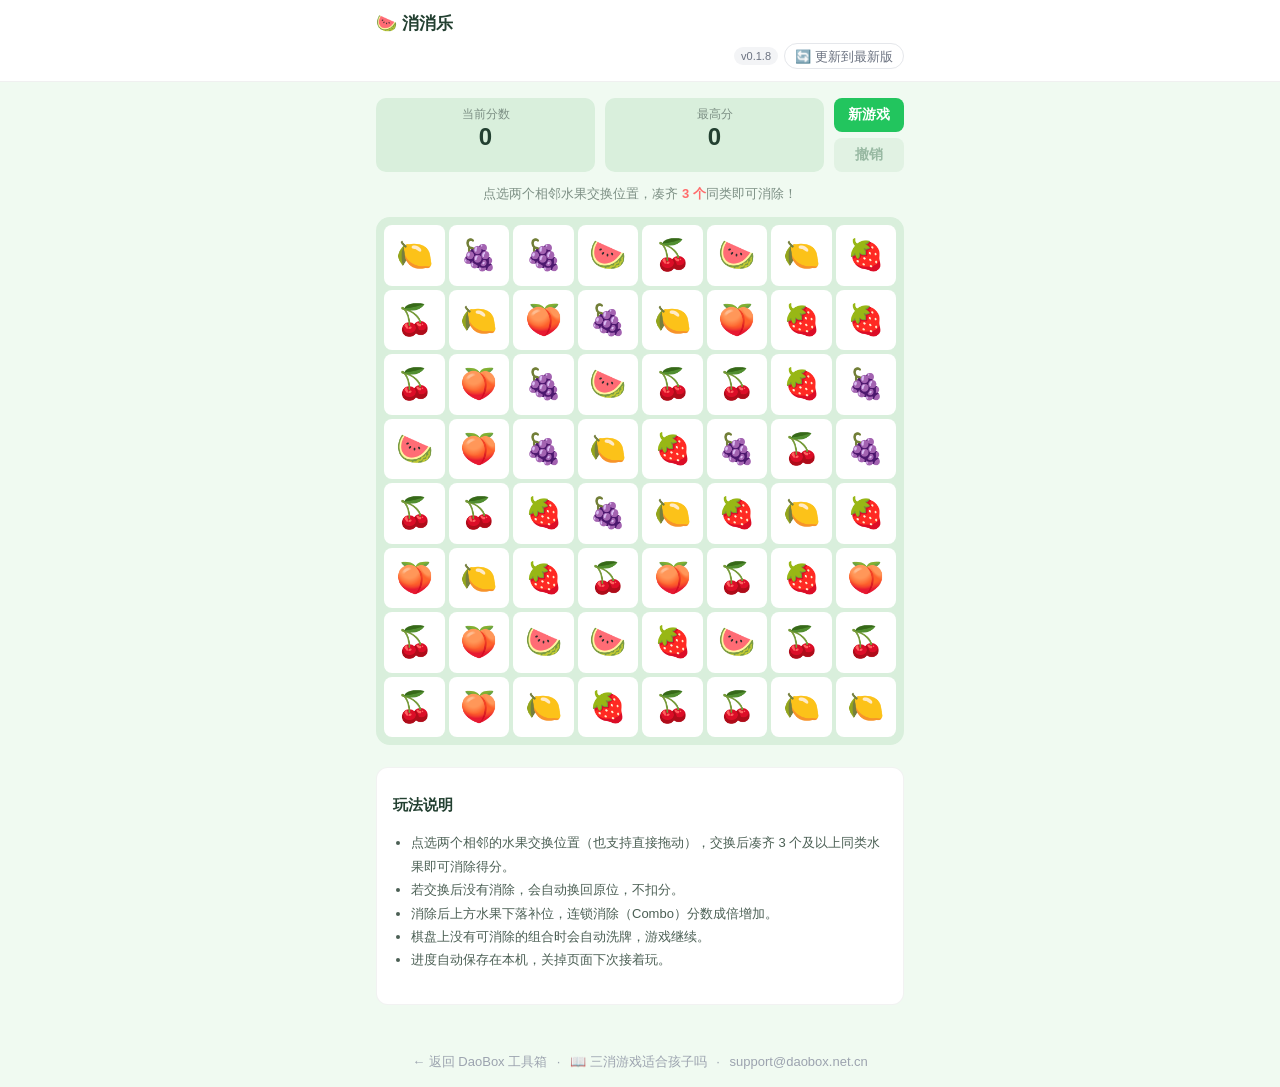
<file: public/index.html>
<!DOCTYPE html>
<html lang="zh-CN">
<head>
  <script>
    // 双域名适配：国内站 daobox.net.cn / 海外站 daobox.app，门户与登录按当前域名自动选择
    window.DB_HOME = location.hostname.indexOf('daobox.net.cn') !== -1
      ? 'https://daobox.net.cn' : 'https://daobox.app';
  </script>
  <meta charset="UTF-8">
  <meta name="viewport" content="width=device-width, initial-scale=1.0, viewport-fit=cover">
  <title>消消乐游戏在线玩 - 儿童益智水果三消 | 道盒 DaoBox 儿童学习工具箱</title>
  <link rel="canonical" href="https://xiaoxiaole.daobox.net.cn/">
  <meta name="description" content="水果三消消消乐游戏在线玩，画面可爱关卡丰富。适合孩子的休闲益智小游戏，无需下载，手机平板都能玩。免费体验，注册后每日时长翻倍，会员全家不限时。家长可控时长，孩子玩得安心。">
  <meta name="keywords" content="消消乐,三消游戏,水果消消乐,儿童益智游戏,休闲游戏,防沉迷游戏,儿童防沉迷,家长可控时长">
<link rel="manifest" href="manifest.json">
  <link rel="icon" href="icons/favicon.svg" type="image/svg+xml">
  <link rel="apple-touch-icon" href="icons/apple-touch-icon.png">
  <meta name="theme-color" content="#22c55e">
  <link rel="stylesheet" href="style.css?v=3">
</head>
<body>
  <header class="topbar">
    <div class="topbar-inner">
      <div class="brand">🍉 消消乐</div>
      <div class="topbar-tools"><span class="version-badge" id="app-version">v0.1.0</span><button class="refresh-btn" id="refresh-btn" type="button" aria-label="更新到最新版">🔄<span class="rb-full">更新到最新版</span><span class="rb-short">更新</span></button></div>
      <div class="topbar-slot" id="db-account-slot"></div>
    </div>
  </header>

  <main class="page">
    <section class="hud">
      <div class="score-box">
        <div class="score-label">当前分数</div>
        <div class="score-value" id="score">0</div>
      </div>
      <div class="score-box">
        <div class="score-label">最高分</div>
        <div class="score-value" id="best">0</div>
      </div>
      <div class="btn-col">
        <button id="btn-new" class="btn primary" type="button">新游戏</button>
        <button id="btn-undo" class="btn" type="button" disabled>撤销</button>
      </div>
    </section>

    <p class="hint">点选两个相邻水果交换位置，凑齐 <b>3 个</b>同类即可消除！</p>

    <div id="board" class="board" aria-label="消消乐棋盘">
      <div class="cells" id="cells"></div>
    </div>
    <div id="float-layer" class="float-layer"></div>

    <section class="tips">
      <h2>玩法说明</h2>
      <ul>
        <li>点选两个相邻的水果交换位置（也支持直接拖动），交换后凑齐 3 个及以上同类水果即可消除得分。</li>
        <li>若交换后没有消除，会自动换回原位，不扣分。</li>
        <li>消除后上方水果下落补位，连锁消除（Combo）分数成倍增加。</li>
        <li>棋盘上没有可消除的组合时会自动洗牌，游戏继续。</li>
        <li>进度自动保存在本机，关掉页面下次接着玩。</li>
      </ul>
    </section>
  </main>

  <div id="time-lock" class="modal-mask hidden">
    <div class="modal-card">
      <div class="win-emoji">⏰</div>
      <h3>今日免费时长已用完</h3>
      <p>注册登录每天可获得更多时长。</p>
      <div class="modal-btns">
        <a id="lock-login" class="primary-btn" href="javascript:void(0)">注册 / 登录</a>
        <button id="lock-close" class="secondary-btn" type="button">知道了</button>
      </div>
    </div>
  </div>

  <footer class="footer">
    <a id="home-link" href="javascript:void(0)">← 返回 DaoBox 工具箱</a>
    <span class="dot">·</span>
    <a href="/guides/is-match3-good-for-kids.html">📖 三消游戏适合孩子吗</a>
    <span class="dot">·</span>
    <span id="contact-email"></span>
  </footer>

  <script>
    // 联系邮箱运行时拼接（防 Cloudflare obfuscate）
    (function () {
      var u = 'support', d = 'daobox.net.cn';
      document.getElementById('contact-email').innerHTML =
        '<a href="mailto:' + u + '@' + d + '">' + u + '@' + d + '</a>';
    })();
  </script>
  <script src="app.js?v=0.1.8"></script>
  <script>document.write('<script src="' + window.DB_HOME + '/portal.js?v=20261127" data-app="xiaoxiaole"><\/script>');</script>
  <script>document.write('<script src="' + window.DB_HOME + '/cloud-sync.js?v=1.0.0"><\/script>');</script>
  <script>
    (function () {
      var login = document.getElementById('lock-login');
      if (login) login.href = window.DB_HOME + '/login?src=xiaoxiaole';
      var home = document.getElementById('home-link');
      if (home) home.href = window.DB_HOME + '?src=xiaoxiaole';
    })();
  </script>
  <script>
    if ('serviceWorker' in navigator) {
      window.addEventListener('load', function () {
        navigator.serviceWorker.register('./service-worker.js').catch(function () {});
      });
    }
  
      // 切回前台时触发 SW 更新检查（覆盖长期不关闭的页面，方案A）
      document.addEventListener('visibilitychange', function () {
        if (document.visibilityState !== 'visible' || !('serviceWorker' in navigator)) return;
        navigator.serviceWorker.getRegistration().then(function (r) {
          if (r) r.update().catch(function () {});
        }).catch(function () {});
      });
  </script>
</body>
</html>
</file>
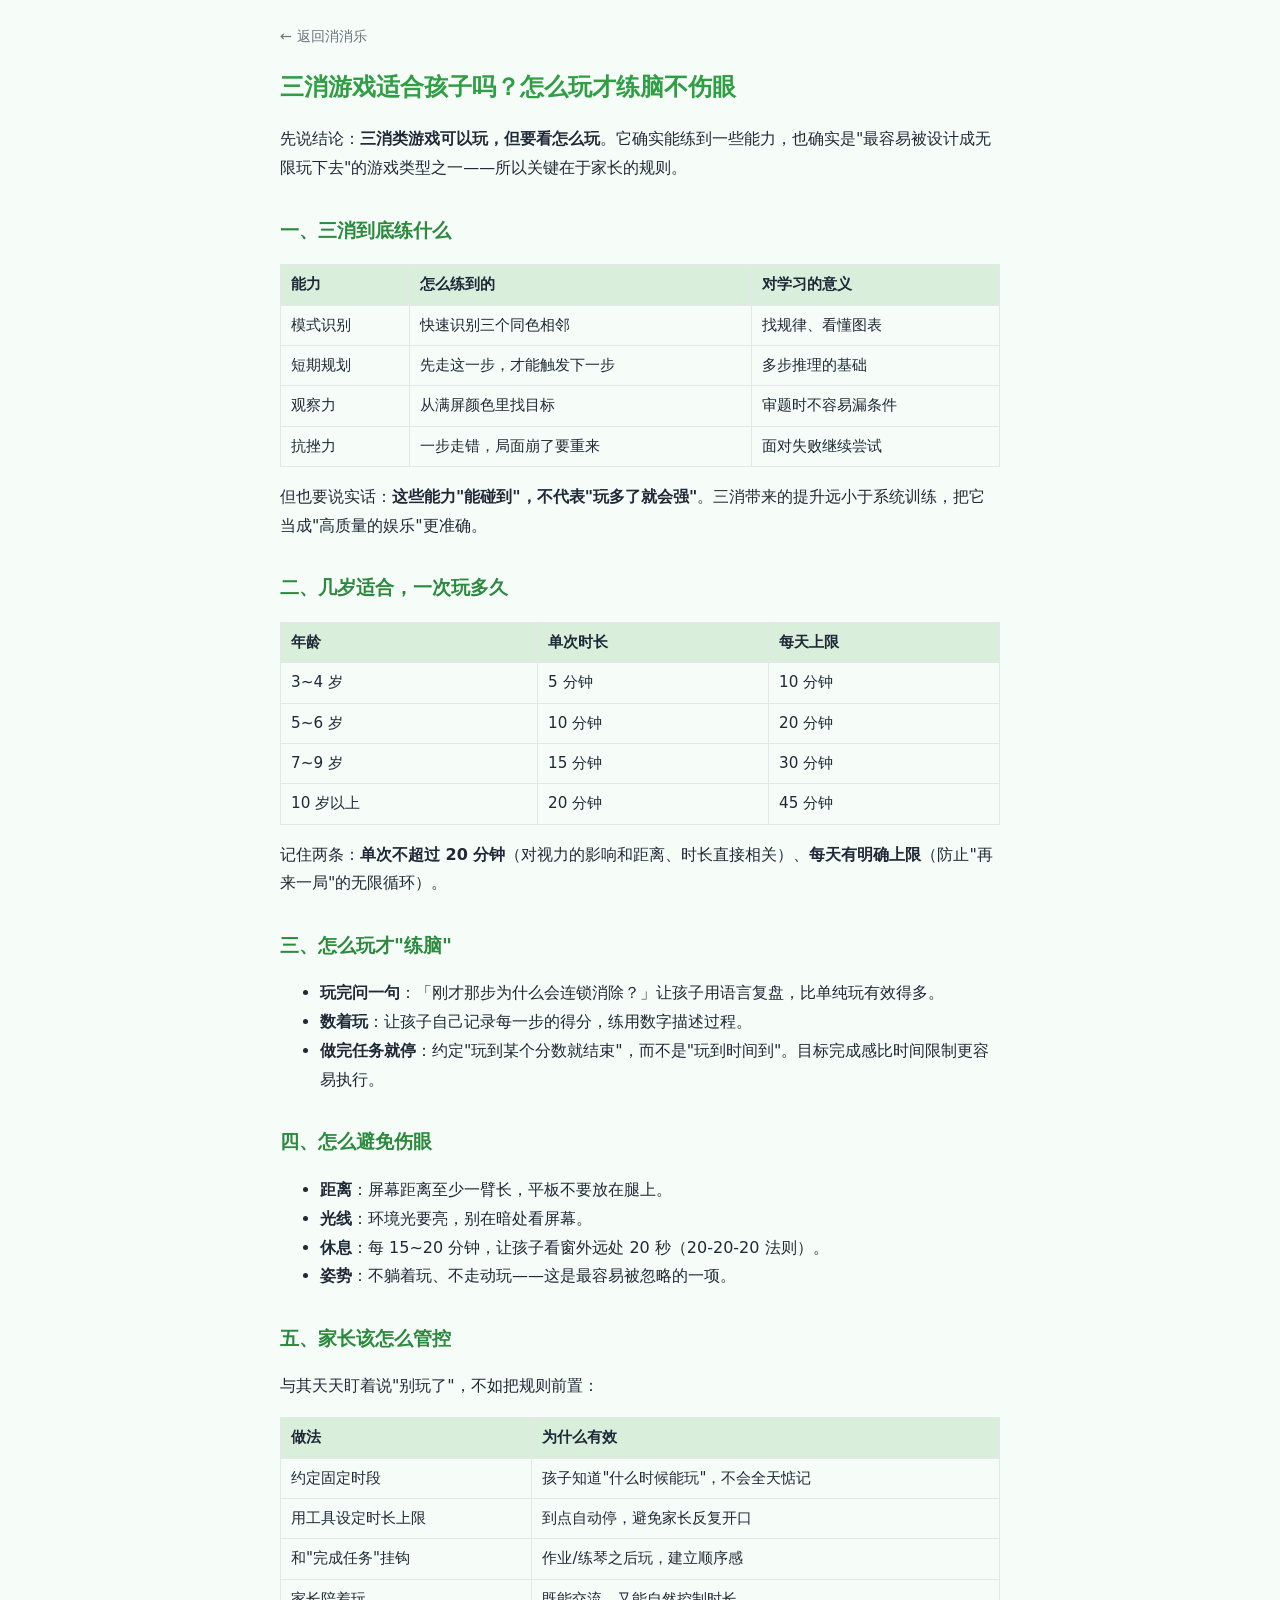
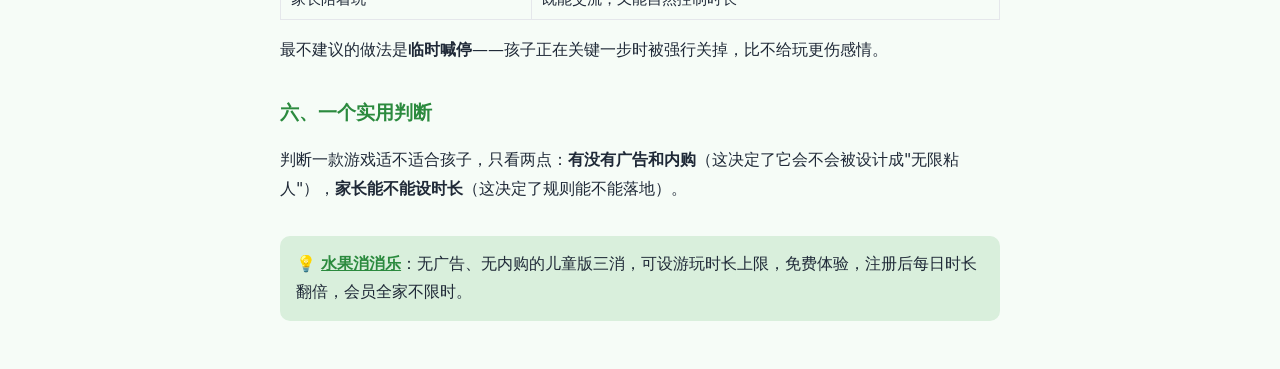
<file: public/guides/is-match3-good-for-kids.html>
<!doctype html>
<html lang="zh-CN">
<head>
<meta charset="utf-8">
<meta name="viewport" content="width=device-width, initial-scale=1">
<title>三消游戏适合孩子吗？怎么玩才练脑不伤眼 | 消消乐 - 道盒 DaoBox</title>
<meta name="description" content="三消（消消乐）类游戏孩子能不能玩？本文讲清它到底练什么能力、几岁适合、每天玩多久、如何避免伤眼，以及家长该怎么管控时长。">
<meta name="keywords" content="儿童益智游戏,消消乐,三消游戏,孩子玩游戏,专注力训练游戏,儿童游戏时长,防沉迷">
<meta property="og:title" content="三消游戏适合孩子吗？怎么玩才练脑不伤眼">
<meta property="og:description" content="练的是模式识别与规划，但时长和用眼是两道必须守的线。">
<link rel="canonical" href="https://xiaoxiaole.daobox.net.cn/guides/is-match3-good-for-kids.html">
<style>
body{font-family:system-ui,-apple-system,"PingFang SC","Microsoft YaHei",sans-serif;line-height:1.8;color:#1f2937;max-width:720px;margin:0 auto;padding:24px 16px 48px;background:#f6fcf7;}
h1{font-size:1.5em;color:#2f9e44;} h2{font-size:1.2em;color:#2b8a3e;margin-top:1.6em;}
table{border-collapse:collapse;width:100%;margin:1em 0;} th,td{border:1px solid #e5e7eb;padding:6px 10px;text-align:left;font-size:.95em;}
th{background:#d9efdc;}
.cta{background:#d9efdc;border-radius:10px;padding:14px 16px;margin-top:2em;}
.cta a{color:#2b8a3e;font-weight:600;}
.back{font-size:.9em;} .back a{color:#6b7280;text-decoration:none;}
</style>
</head>
<body>
<nav class="back"><a href="/">← 返回消消乐</a></nav>
<h1>三消游戏适合孩子吗？怎么玩才练脑不伤眼</h1>
<p>先说结论：<strong>三消类游戏可以玩，但要看怎么玩</strong>。它确实能练到一些能力，也确实是"最容易被设计成无限玩下去"的游戏类型之一——所以关键在于家长的规则。</p>
<h2>一、三消到底练什么</h2>
<table>
<tr><th>能力</th><th>怎么练到的</th><th>对学习的意义</th></tr>
<tr><td>模式识别</td><td>快速识别三个同色相邻</td><td>找规律、看懂图表</td></tr>
<tr><td>短期规划</td><td>先走这一步，才能触发下一步</td><td>多步推理的基础</td></tr>
<tr><td>观察力</td><td>从满屏颜色里找目标</td><td>审题时不容易漏条件</td></tr>
<tr><td>抗挫力</td><td>一步走错，局面崩了要重来</td><td>面对失败继续尝试</td></tr>
</table>
<p>但也要说实话：<strong>这些能力"能碰到"，不代表"玩多了就会强"</strong>。三消带来的提升远小于系统训练，把它当成"高质量的娱乐"更准确。</p>
<h2>二、几岁适合，一次玩多久</h2>
<table>
<tr><th>年龄</th><th>单次时长</th><th>每天上限</th></tr>
<tr><td>3~4 岁</td><td>5 分钟</td><td>10 分钟</td></tr>
<tr><td>5~6 岁</td><td>10 分钟</td><td>20 分钟</td></tr>
<tr><td>7~9 岁</td><td>15 分钟</td><td>30 分钟</td></tr>
<tr><td>10 岁以上</td><td>20 分钟</td><td>45 分钟</td></tr>
</table>
<p>记住两条：<strong>单次不超过 20 分钟</strong>（对视力的影响和距离、时长直接相关）、<strong>每天有明确上限</strong>（防止"再来一局"的无限循环）。</p>
<h2>三、怎么玩才"练脑"</h2>
<ul>
<li><strong>玩完问一句</strong>：「刚才那步为什么会连锁消除？」让孩子用语言复盘，比单纯玩有效得多。</li>
<li><strong>数着玩</strong>：让孩子自己记录每一步的得分，练用数字描述过程。</li>
<li><strong>做完任务就停</strong>：约定"玩到某个分数就结束"，而不是"玩到时间到"。目标完成感比时间限制更容易执行。</li>
</ul>
<h2>四、怎么避免伤眼</h2>
<ul>
<li><strong>距离</strong>：屏幕距离至少一臂长，平板不要放在腿上。</li>
<li><strong>光线</strong>：环境光要亮，别在暗处看屏幕。</li>
<li><strong>休息</strong>：每 15~20 分钟，让孩子看窗外远处 20 秒（20-20-20 法则）。</li>
<li><strong>姿势</strong>：不躺着玩、不走动玩——这是最容易被忽略的一项。</li>
</ul>
<h2>五、家长该怎么管控</h2>
<p>与其天天盯着说"别玩了"，不如把规则前置：</p>
<table>
<tr><th>做法</th><th>为什么有效</th></tr>
<tr><td>约定固定时段</td><td>孩子知道"什么时候能玩"，不会全天惦记</td></tr>
<tr><td>用工具设定时长上限</td><td>到点自动停，避免家长反复开口</td></tr>
<tr><td>和"完成任务"挂钩</td><td>作业/练琴之后玩，建立顺序感</td></tr>
<tr><td>家长陪着玩</td><td>既能交流，又能自然控制时长</td></tr>
</table>
<p>最不建议的做法是<strong>临时喊停</strong>——孩子正在关键一步时被强行关掉，比不给玩更伤感情。</p>
<h2>六、一个实用判断</h2>
<p>判断一款游戏适不适合孩子，只看两点：<strong>有没有广告和内购</strong>（这决定了它会不会被设计成"无限粘人"），<strong>家长能不能设时长</strong>（这决定了规则能不能落地）。</p>
<div class="cta">
💡 <strong><a href="/">水果消消乐</a></strong>：无广告、无内购的儿童版三消，可设游玩时长上限，免费体验，注册后每日时长翻倍，会员全家不限时。
</div>
</body>
</html>
</file>
<file: public/style.css>
/* 消消乐 · DaoBox 家族（v0.1.0） */
:root {
  --bg: #f0faf1;
  --board: #d9efdc;
  --cell: #ffffff;
  --text: #234031;
  --muted: #7c8f84;
  --accent: #ff6b6b;
  --green: #22c55e;
}

* { box-sizing: border-box; }
html, body { margin: 0; padding: 0; }
body {
  min-height: 100vh; min-height: 100dvh;
  display: flex; flex-direction: column;
  background: var(--bg); color: var(--text);
  font-family: -apple-system, BlinkMacSystemFont, "PingFang SC", "Helvetica Neue", "Microsoft YaHei", sans-serif;
  -webkit-tap-highlight-color: transparent;
}

/* ---------- 顶栏 ---------- */
.topbar { background: #fff; border-bottom: 1px solid rgba(0,0,0,.06); }
.topbar-inner {
  max-width: 560px; margin: 0 auto;
  display: flex; align-items: center; justify-content: flex-end; flex-wrap: wrap; row-gap: 8px;
  padding: 12px 16px;
}
.topbar-inner .brand { flex: 1 1 100%; white-space: nowrap; }
.brand { font-size: 17px; font-weight: 700; }
.topbar-tools { display: inline-flex; align-items: center; gap: 6px; }
.version-badge { font-size: 11px; color: #6b7280; background: #f3f4f6; border-radius: 999px; padding: 3px 7px; }
.refresh-btn { height: 26px; padding: 0 10px; border: 1px solid #e5e7eb; border-radius: 999px; background: #fff; color: #6b7280; font-size: 13px; line-height: 1; cursor: pointer; display: inline-flex; align-items: center; gap: 4px; white-space: nowrap; }
.refresh-btn:hover { color: var(--green); border-color: #86efac; }

/* ---------- 主体 ---------- */
.page { max-width: 560px; width: 100%; margin: 0 auto; padding: 16px 16px 32px; flex: 1; }

.hud { display: flex; gap: 10px; align-items: stretch; margin-bottom: 12px; }
.score-box { flex: 1; background: var(--board); border-radius: 10px; padding: 8px 12px; text-align: center; }
.score-label { font-size: 12px; color: var(--muted); }
.score-value { font-size: 24px; font-weight: 800; line-height: 1.2; }
.btn-col { display: flex; flex-direction: column; gap: 6px; justify-content: center; }
.btn {
  border: none; border-radius: 8px;
  padding: 8px 14px; font-size: 14px; font-weight: 700;
  background: #cfe9d4; color: #2f6b44; cursor: pointer;
}
.btn.primary { background: var(--green); color: #fff; }
.btn:disabled { opacity: .45; cursor: default; }

.hint { font-size: 13px; margin-bottom: 14px; text-align: center; color: var(--muted); }
.hint b { color: var(--accent); }

/* ---------- 棋盘 ---------- */
.board {
  width: 100%;
  background: var(--board);
  border-radius: 14px;
  padding: 8px;
  touch-action: none;
  user-select: none;
  -webkit-user-select: none;
}
.cells {
  display: grid;
  grid-template-columns: repeat(8, 1fr);
  gap: 4px;
}
.cell {
  aspect-ratio: 1;
  background: var(--cell);
  border-radius: 8px;
  display: flex; align-items: center; justify-content: center;
  font-size: clamp(18px, 5.4vw, 30px);
  line-height: 1;
  cursor: pointer;
  position: relative;
}
.cell.selected { outline: 3px solid var(--accent); outline-offset: -3px; transform: scale(.9); }
.cell.swap-bump { animation: bump .16s ease; }
.cell.shake { animation: shake .3s ease; }
.cell.clearing { animation: pop-out .26s ease forwards; pointer-events: none; }
.cell.drop-in { animation: drop-in .22s ease backwards; }

@keyframes bump {
  0% { transform: scale(1); }
  50% { transform: scale(.82); }
  100% { transform: scale(1); }
}
@keyframes shake {
  0%, 100% { transform: translateX(0); }
  25% { transform: translateX(-3px); }
  75% { transform: translateX(3px); }
}
@keyframes pop-out {
  0% { transform: scale(1); opacity: 1; }
  100% { transform: scale(.1); opacity: 0; }
}
@keyframes drop-in {
  0% { transform: translateY(-14px); opacity: 0; }
  100% { transform: translateY(0); opacity: 1; }
}

/* ---------- 得分飘字 ---------- */
.float-layer {
  position: relative; height: 0; overflow: visible;
  max-width: 560px; margin: 0 auto; pointer-events: none; text-align: center;
}
.float-text {
  position: absolute; left: 50%; top: -8px;
  transform: translateX(-50%);
  font-size: 20px; font-weight: 800; color: var(--accent);
  text-shadow: 0 1px 4px rgba(255,107,107,.3);
  animation: float-up 1s ease forwards;
  white-space: nowrap;
}
@keyframes float-up {
  0% { opacity: 0; transform: translate(-50%, 8px); }
  20% { opacity: 1; }
  100% { opacity: 0; transform: translate(-50%, -34px); }
}

/* ---------- 提示 toast ---------- */
.toast {
  position: fixed; left: 50%; bottom: 96px; transform: translateX(-50%);
  background: rgba(23,42,33,.88); color: #fff;
  font-size: 13px; padding: 9px 16px; border-radius: 999px;
  z-index: 900; pointer-events: none;
  animation: toast-in .25s ease;
}
.toast.hidden { display: none; }
@keyframes toast-in {
  0% { opacity: 0; transform: translate(-50%, 8px); }
  100% { opacity: 1; transform: translate(-50%, 0); }
}

/* ---------- 说明 ---------- */
.tips {
  margin-top: 22px; background: #fff; border-radius: 12px;
  padding: 16px; border: 1px solid rgba(0,0,0,.05);
}
.tips h2 { font-size: 15px; margin-bottom: 8px; }
.tips ul { padding-left: 18px; }
.tips li { font-size: 13px; line-height: 1.8; color: #4b5f54; }

/* ---------- 弹窗 ---------- */
.modal-mask {
  position: fixed; inset: 0; z-index: 1000;
  background: rgba(2,6,23,.6);
  display: flex; align-items: center; justify-content: center;
  padding: 20px;
}
.modal-mask.hidden { display: none; }
.modal-card {
  width: 100%; max-width: 340px; background: #fff; border-radius: 16px;
  padding: 26px 22px; text-align: center;
}
.modal-card .win-emoji { font-size: 42px; line-height: 1; }
.modal-card h3 { font-size: 19px; margin: 12px 0 6px; color: #111827; }
.modal-card p { font-size: 14px; color: #6b7280; line-height: 1.6; }
.modal-btns { display: flex; flex-direction: column; gap: 10px; margin-top: 18px; }
.primary-btn, .secondary-btn {
  display: block; width: 100%; padding: 11px 0; border-radius: 10px;
  font-size: 15px; font-weight: 700; text-decoration: none; text-align: center;
  border: none; cursor: pointer;
}
.primary-btn { background: var(--green); color: #fff; }
.secondary-btn { background: #f3f4f6; color: #374151; }

/* ---------- 底部 ---------- */
.footer {
  max-width: 560px; width: 100%; margin: 0 auto;
  padding: 16px; text-align: center; font-size: 13px; color: #9ca3af;
}
.footer a { color: #9ca3af; text-decoration: none; }
.footer .dot { margin: 0 6px; }

@media (max-width: 380px) {
  .score-value { font-size: 20px; }
  .btn { padding: 7px 10px; font-size: 13px; }
}

/* v更新按钮分层：手机端缩短文案 */
.rb-short{display:none}
@media (max-width:480px){.rb-full{display:none}.rb-short{display:inline}}
</file>
